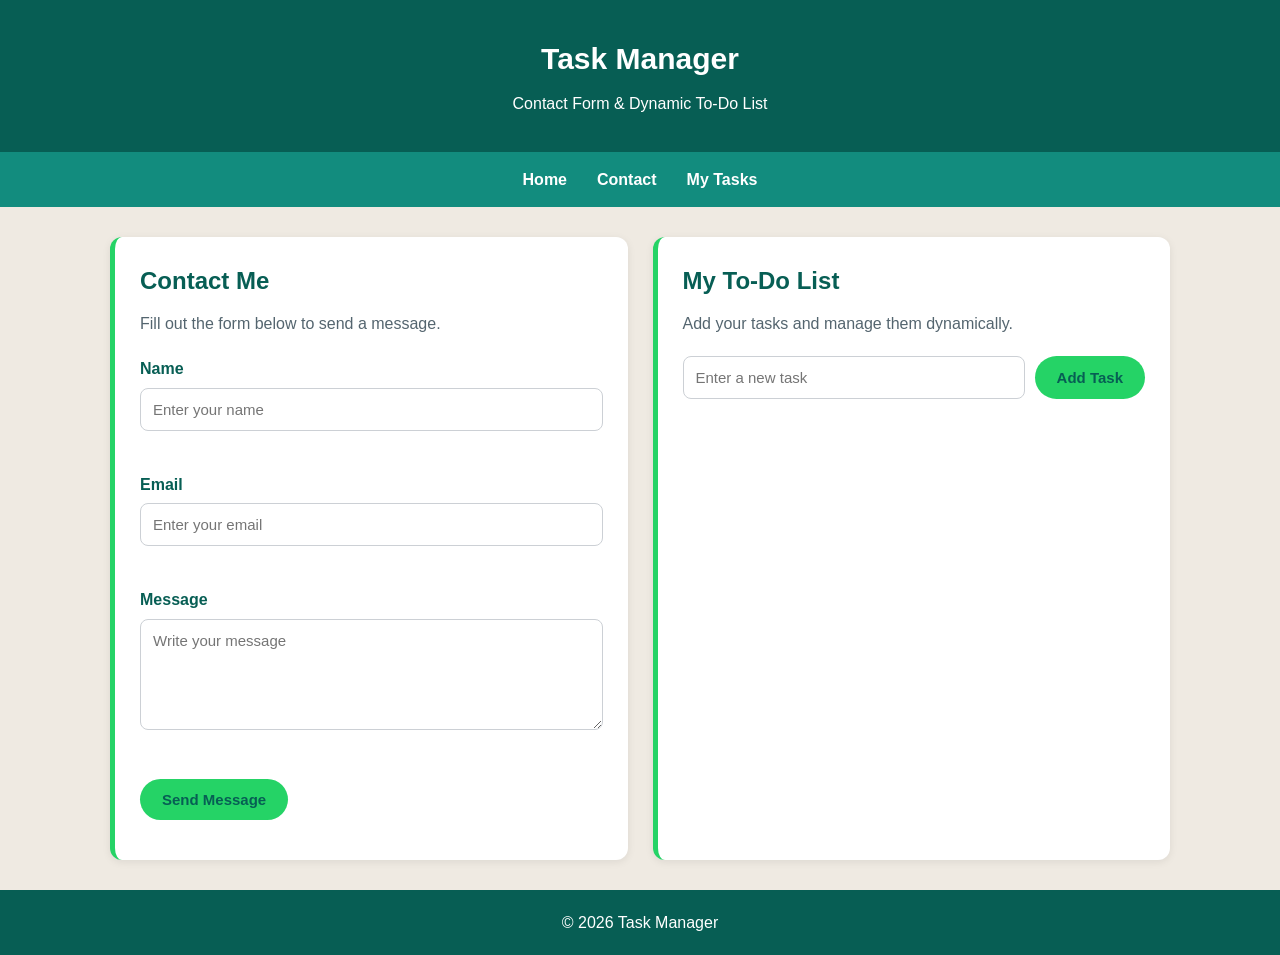
<file: Project2/index.html>
<!DOCTYPE html>
<html lang="en">

<head>
    <meta charset="UTF-8">

    <meta name="viewport"
          content="width=device-width, initial-scale=1.0">

    <title>Task Manager</title>

    <link rel="stylesheet" href="style.css">

    <script src="script.js" defer></script>
</head>

<body>

    <!-- Header -->
    <header>
        <h1>Task Manager</h1>
        <p>Contact Form & Dynamic To-Do List</p>
    </header>


    <!-- Navigation using Flexbox -->
    <nav>
        <a href="#home">Home</a>
        <a href="#contact">Contact</a>
        <a href="#tasks">My Tasks</a>
    </nav>


    <!-- Main Content -->
    <main>

        <!-- Grid Container -->
        <div class="dashboard">


            <!-- Contact Form -->
            <section id="contact" class="card">

                <h2>Contact Me</h2>

                <p>
                    Fill out the form below to send a message.
                </p>

                <form id="contactForm">

                    <!-- Name -->
                    <div class="form-group">

                        <label for="name">
                            Name
                        </label>

                        <input
                            type="text"
                            id="name"
                            name="name"
                            placeholder="Enter your name"
                        >

                        <small id="nameError"></small>

                    </div>


                    <!-- Email -->
                    <div class="form-group">

                        <label for="email">
                            Email
                        </label>

                        <input
                            type="email"
                            id="email"
                            name="email"
                            placeholder="Enter your email"
                        >

                        <small id="emailError"></small>

                    </div>


                    <!-- Message -->
                    <div class="form-group">

                        <label for="message">
                            Message
                        </label>

                        <textarea
                            id="message"
                            name="message"
                            rows="5"
                            placeholder="Write your message"
                        ></textarea>

                        <small id="messageError"></small>

                    </div>


                    <!-- Submit -->
                    <button type="submit">
                        Send Message
                    </button>

                    <p id="successMessage"></p>

                </form>

            </section>



            <!-- To-Do List -->
            <section id="tasks" class="card">

                <h2>My To-Do List</h2>

                <p>
                    Add your tasks and manage them dynamically.
                </p>


                <div class="todo-input">

                    <input
                        type="text"
                        id="taskInput"
                        placeholder="Enter a new task"
                    >

                    <button
                        id="addTaskBtn"
                        type="button"
                    >
                        Add Task
                    </button>

                </div>


                <!-- Tasks will appear here -->
                <ul id="taskList"></ul>

            </section>

        </div>

    </main>


    <!-- Footer -->
    <footer>

        <p>
            © 2026 Task Manager
        </p>

    </footer>

</body>

</html>
</file>
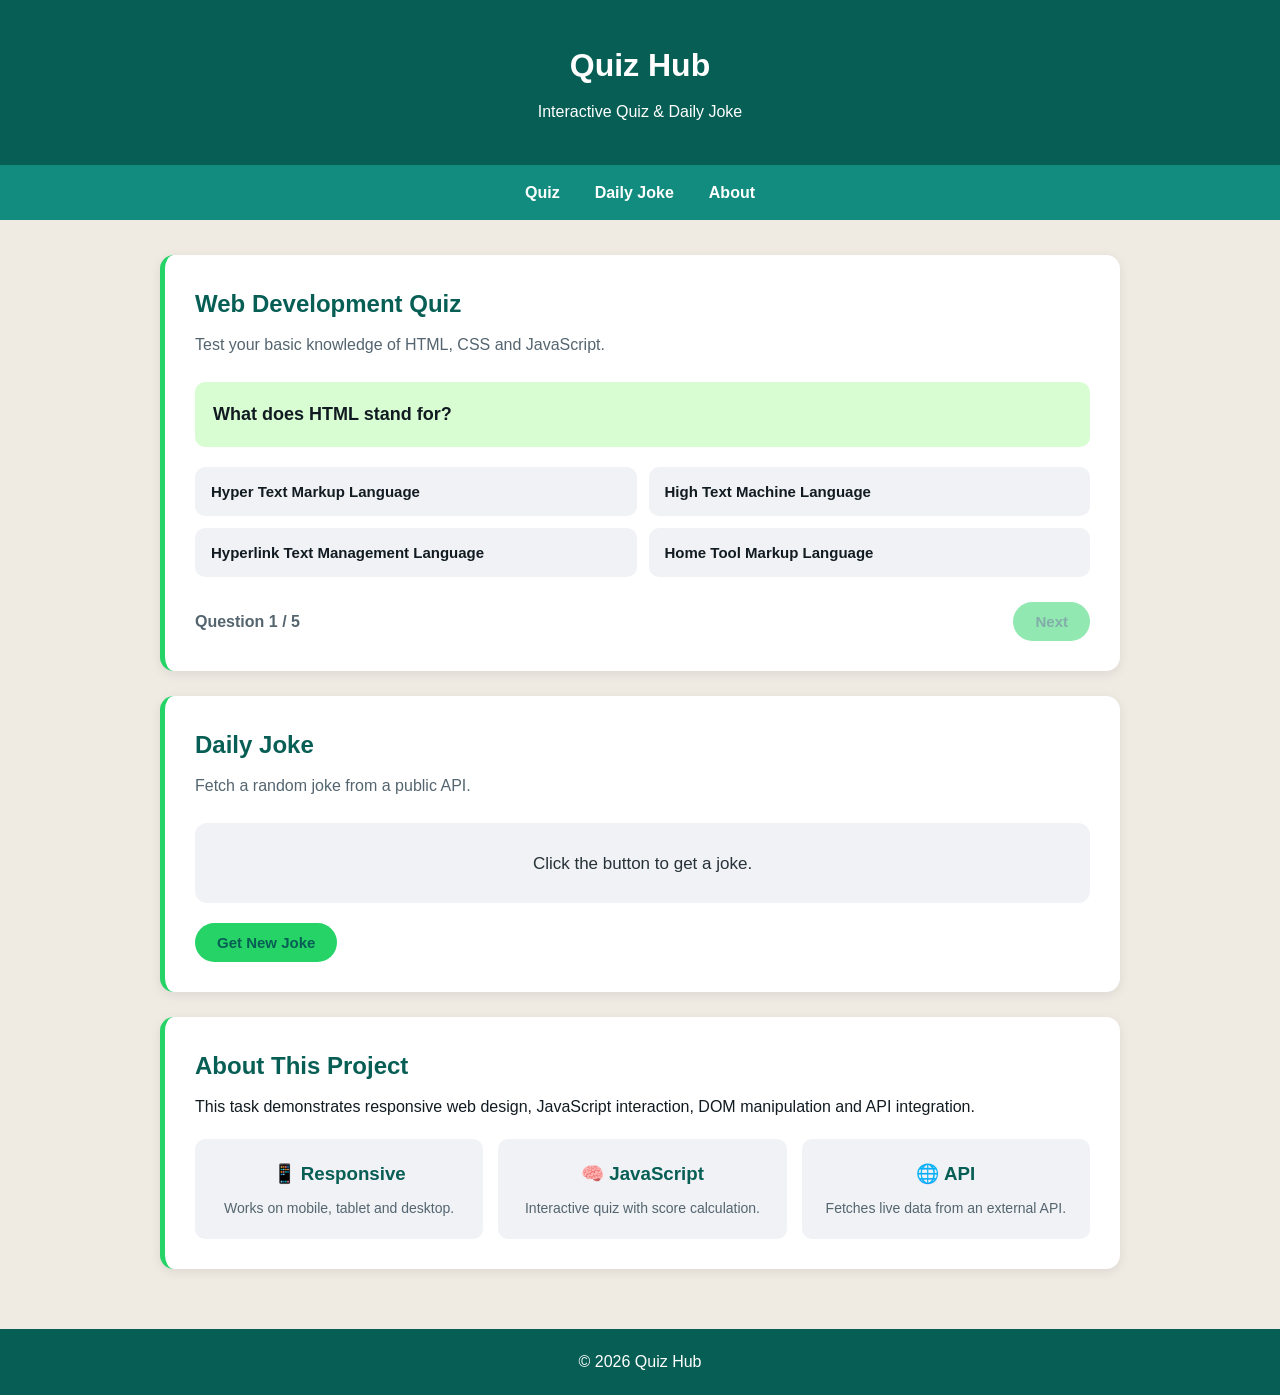
<file: Project3/index.html>
<!DOCTYPE html>
<html lang="en">

<head>

    <meta charset="UTF-8">

    <meta name="viewport"
          content="width=device-width, initial-scale=1.0">

    <title>Quiz Hub</title>

    <link rel="stylesheet" href="style.css">

    <script src="script.js" defer></script>

</head>

<body>

    <!-- ================= HEADER ================= -->

    <header>

        <div class="header-content">

            <h1>Quiz Hub</h1>

            <p>
                Interactive Quiz & Daily Joke
            </p>

        </div>

    </header>


    <!-- ================= NAVIGATION ================= -->

    <nav>

        <a href="#quiz">Quiz</a>

        <a href="#joke">Daily Joke</a>

        <a href="#about">About</a>

    </nav>


    <!-- ================= MAIN ================= -->

    <main>

        <div class="container">


            <!-- ================= QUIZ ================= -->

            <section id="quiz" class="card">

                <h2> Web Development Quiz</h2>

                <p class="description">
                    Test your basic knowledge of HTML,
                    CSS and JavaScript.
                </p>


                <!-- Question -->

                <div id="question-container">

                    <p id="question">
                        Question will appear here
                    </p>


                    <!-- Options -->

                    <div id="options">

                        <button class="option">
                            Option 1
                        </button>

                        <button class="option">
                            Option 2
                        </button>

                        <button class="option">
                            Option 3
                        </button>

                        <button class="option">
                            Option 4
                        </button>

                    </div>


                    <!-- Quiz Controls -->

                    <div class="quiz-controls">

                        <span id="questionNumber">
                            Question 1 / 5
                        </span>

                        <button id="nextBtn">
                            Next
                        </button>

                    </div>

                </div>


                <!-- Result -->

                <div id="result" class="result">

                    <h3>Quiz Completed!</h3>

                    <p id="score"></p>

                    <button id="restartBtn">
                        Restart Quiz
                    </button>

                </div>

            </section>



            <!-- ================= API SECTION ================= -->

            <section id="joke" class="card">

                <h2> Daily Joke</h2>

                <p class="description">
                    Fetch a random joke from a public API.
                </p>


                <div class="joke-box">

                    <p id="jokeText">
                        Click the button to get a joke.
                    </p>

                </div>


                <button id="jokeBtn">
                    Get New Joke
                </button>

            </section>



            <!-- ================= ABOUT ================= -->

            <section id="about" class="card">

                <h2>About This Project</h2>

                <p>
                    This task demonstrates responsive
                    web design, JavaScript interaction,
                    DOM manipulation and API integration.
                </p>

                <div class="features">

                    <div class="feature">
                        <h3>📱 Responsive</h3>
                        <p>
                            Works on mobile, tablet
                            and desktop.
                        </p>
                    </div>

                    <div class="feature">
                        <h3>🧠 JavaScript</h3>
                        <p>
                            Interactive quiz with
                            score calculation.
                        </p>
                    </div>

                    <div class="feature">
                        <h3>🌐 API</h3>
                        <p>
                            Fetches live data from
                            an external API.
                        </p>
                    </div>

                </div>

            </section>

        </div>

    </main>


    <!-- ================= FOOTER ================= -->

    <footer>

        <p>
            © 2026 Quiz Hub
        </p>

    </footer>

</body>

</html>
</file>
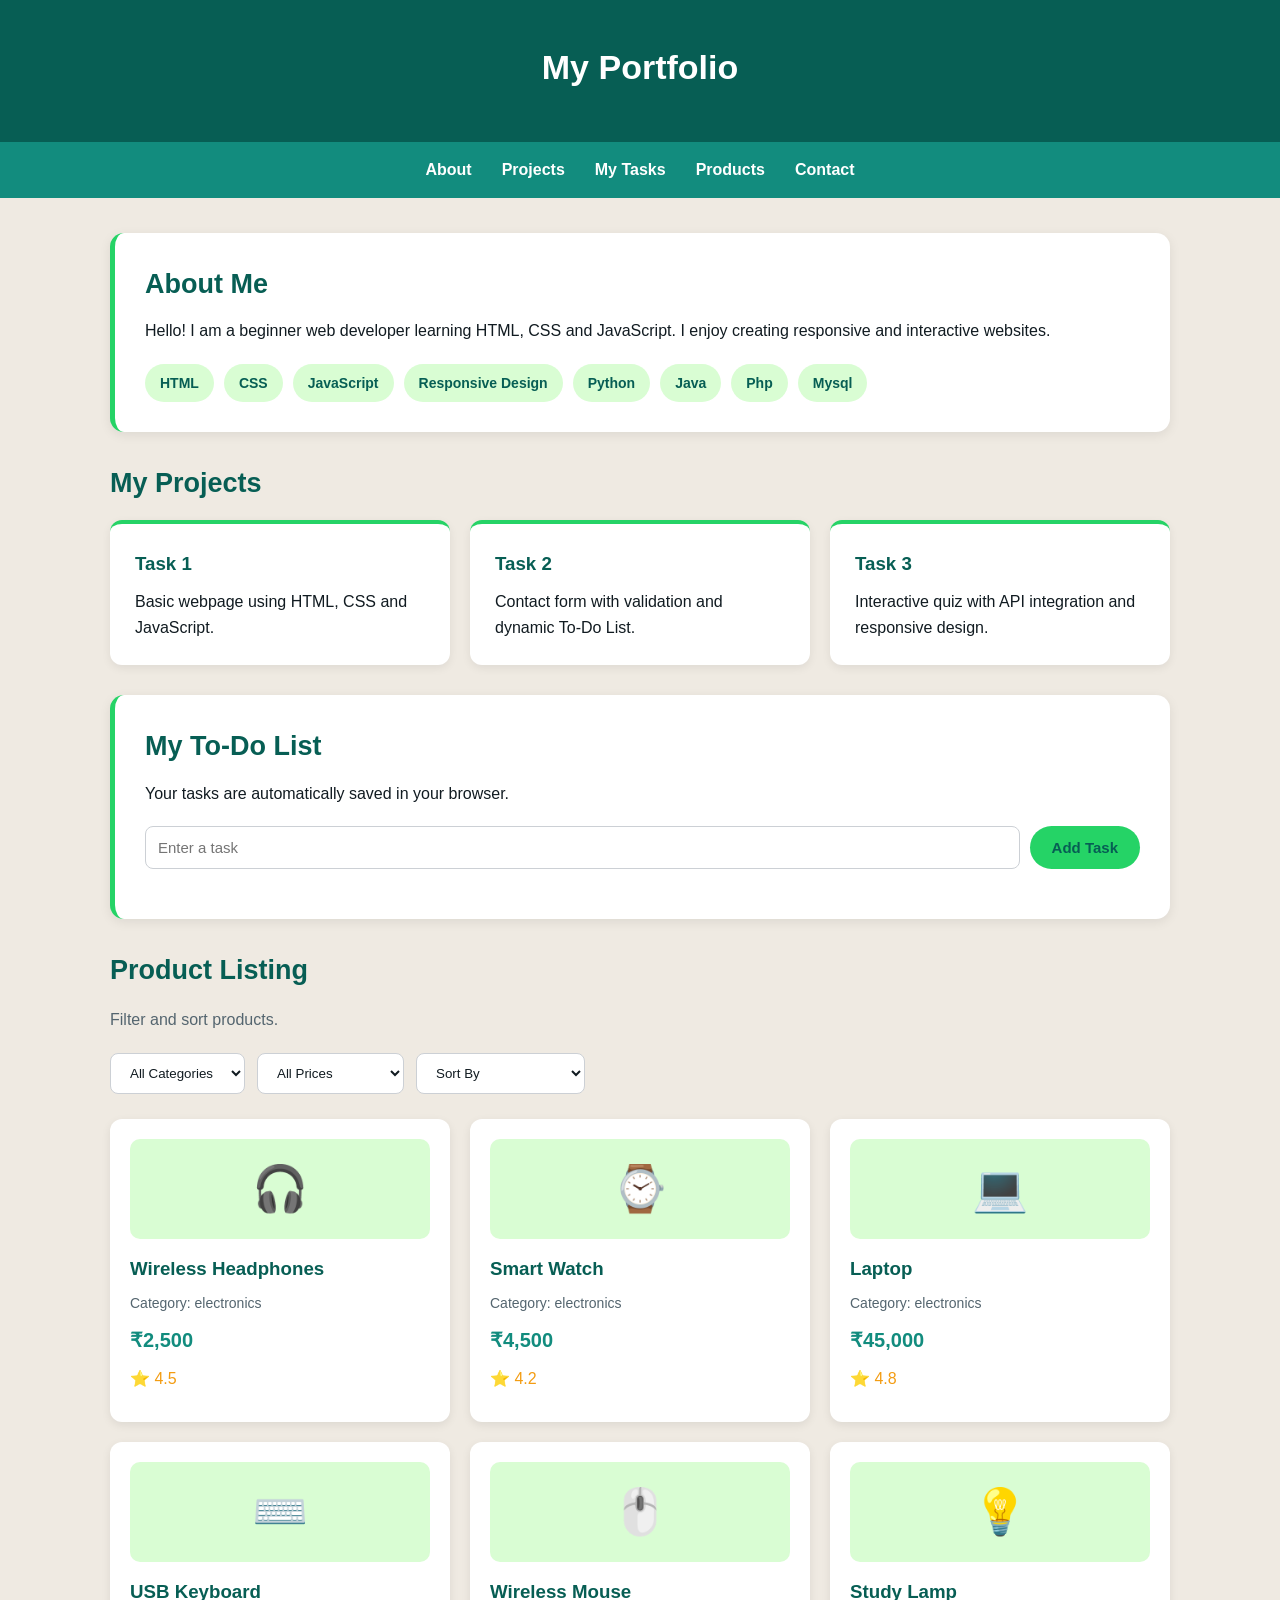
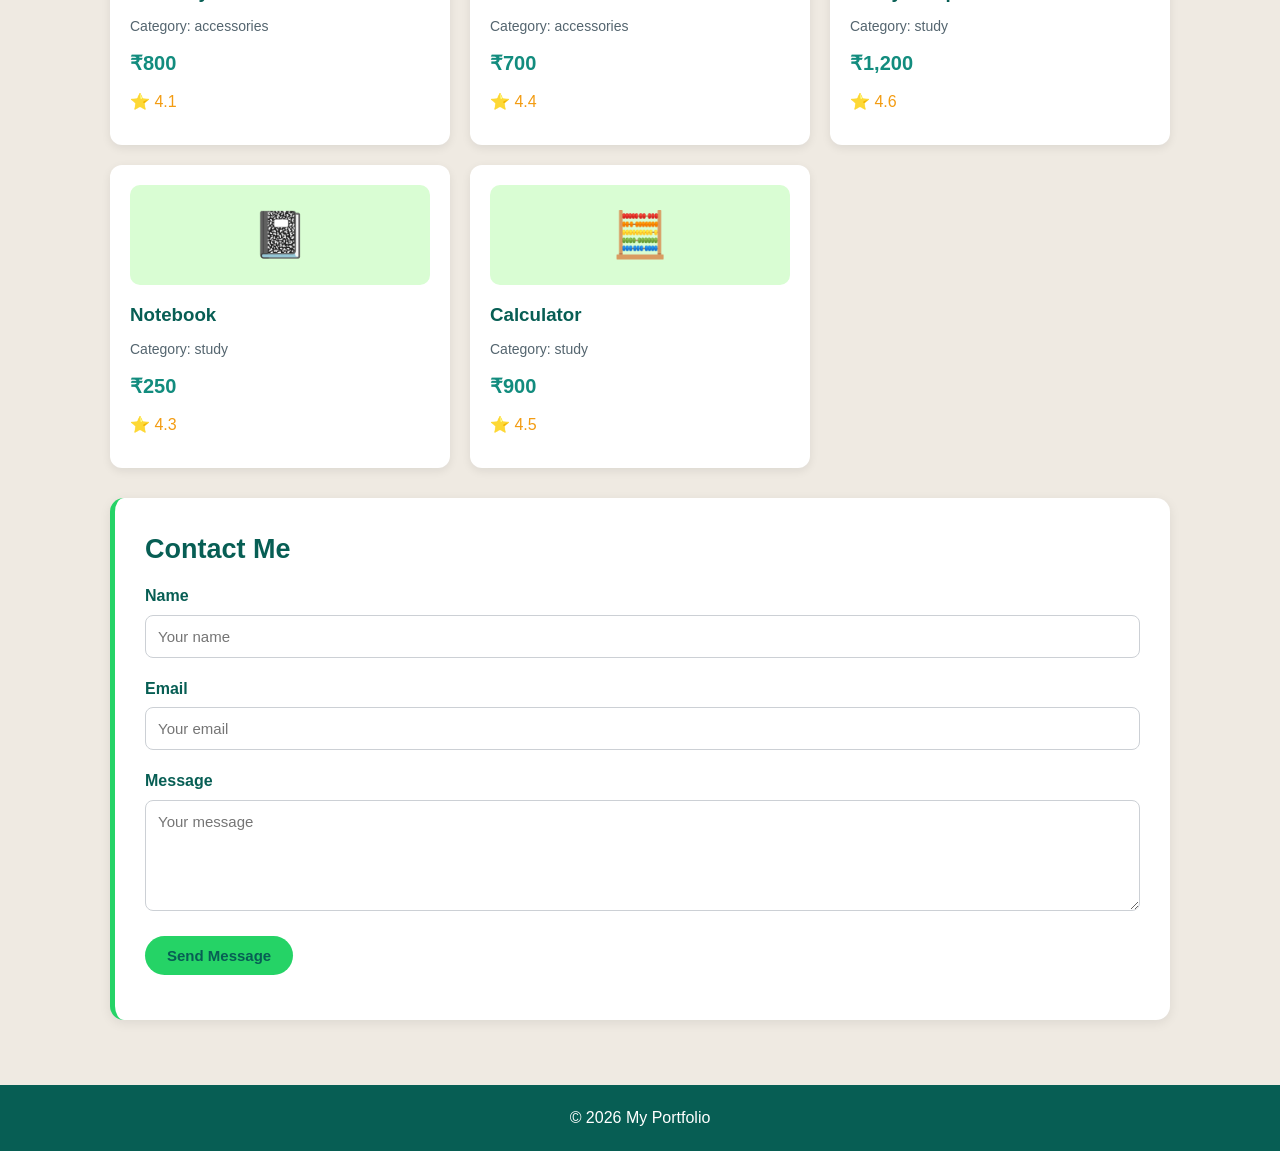
<file: Project4/index.html>
<!DOCTYPE html>
<html lang="en">

<head>

    <meta charset="UTF-8">

    <meta name="viewport"
          content="width=device-width, initial-scale=1.0">

    <title>My Portfolio
    </title>

    <link rel="stylesheet" href="style.css">

    <script src="script.js" defer></script>

</head>

<body>

    <!-- ================= HEADER ================= -->

    <header>

        <div class="header-content">

            <h1>My Portfolio</h1>

        </div>

    </header>


    <!-- ================= NAVIGATION ================= -->

    <nav>

        <a href="#about">About</a>

        <a href="#projects">Projects</a>

        <a href="#todo">My Tasks</a>

        <a href="#products">Products</a>

        <a href="#contact">Contact</a>

    </nav>


    <!-- ================= MAIN ================= -->

    <main>


        <!-- ================= ABOUT ================= -->

        <section id="about" class="section card">

            <h2>About Me</h2>

            <p>
                Hello! I am a beginner web developer
                learning HTML, CSS and JavaScript.
                I enjoy creating responsive and
                interactive websites.
            </p>

            <div class="skills">

                <span>HTML</span>

                <span>CSS</span>

                <span>JavaScript</span>

                <span>Responsive Design</span>
                <span>Python</span>
                <span>Java</span>
                <span>Php</span>
                <span>Mysql</span>

            </div>

        </section>



        <!-- ================= PROJECTS ================= -->

        <section id="projects" class="section">

            <h2>My Projects</h2>

            <div class="projects-grid">


                <div class="project-card">

                    <h3>Task 1</h3>

                    <p>
                        Basic webpage using HTML,
                        CSS and JavaScript.
                    </p>

                </div>


                <div class="project-card">

                    <h3>Task 2</h3>

                    <p>
                        Contact form with validation
                        and dynamic To-Do List.
                    </p>

                </div>


                <div class="project-card">

                    <h3>Task 3</h3>

                    <p>
                        Interactive quiz with API
                        integration and responsive design.
                    </p>

                </div>


            </div>

        </section>



        <!-- ================= TODO ================= -->

        <section id="todo" class="section card">

            <h2>My To-Do List</h2>

            <p>
                Your tasks are automatically saved
                in your browser.
            </p>


            <div class="todo-input">

                <input
                    type="text"
                    id="taskInput"
                    placeholder="Enter a task"
                >

                <button id="addTaskBtn">
                    Add Task
                </button>

            </div>


            <ul id="taskList"></ul>

        </section>



        <!-- ================= PRODUCTS ================= -->

        <section id="products" class="section">

            <h2>Product Listing</h2>

            <p class="section-description">
                Filter and sort products.
            </p>


            <!-- Filters -->

            <div class="filters">

                <select id="categoryFilter">

                    <option value="all">
                        All Categories
                    </option>

                    <option value="electronics">
                        Electronics
                    </option>

                    <option value="accessories">
                        Accessories
                    </option>

                    <option value="study">
                        Study
                    </option>

                </select>


                <select id="priceFilter">

                    <option value="all">
                        All Prices
                    </option>

                    <option value="low">
                        Under ₹1,000
                    </option>

                    <option value="medium">
                        ₹1,000 - ₹5,000
                    </option>

                    <option value="high">
                        Above ₹5,000
                    </option>

                </select>


                <select id="sortFilter">

                    <option value="default">
                        Sort By
                    </option>

                    <option value="priceLow">
                        Price: Low to High
                    </option>

                    <option value="priceHigh">
                        Price: High to Low
                    </option>

                    <option value="rating">
                        Rating: High to Low
                    </option>

                </select>

            </div>


            <!-- Products -->

            <div id="productList"
                 class="products-grid">
            </div>

        </section>



        <!-- ================= CONTACT ================= -->

        <section id="contact"
                 class="section card">

            <h2>Contact Me</h2>

            <form id="contactForm">

                <div class="form-group">

                    <label for="name">
                        Name
                    </label>

                    <input
                        type="text"
                        id="name"
                        placeholder="Your name"
                        required
                    >

                </div>


                <div class="form-group">

                    <label for="email">
                        Email
                    </label>

                    <input
                        type="email"
                        id="email"
                        placeholder="Your email"
                        required
                    >

                </div>


                <div class="form-group">

                    <label for="message">
                        Message
                    </label>

                    <textarea
                        id="message"
                        rows="5"
                        placeholder="Your message"
                        required
                    ></textarea>

                </div>


                <button type="submit">
                    Send Message
                </button>


                <p id="formMessage"></p>

            </form>

        </section>

    </main>


    <!-- ================= FOOTER ================= -->

    <footer>

        <p>
            © 2026 My Portfolio
        </p>

    </footer>

</body>

</html>
</file>
<file: Project2/style.css>
/* =========================
   GENERAL STYLING
========================= */

* {
    margin: 0;
    padding: 0;
    box-sizing: border-box;
}

html {
    scroll-behavior: smooth;
}

body {
    min-height: 100vh;

    display: flex;
    flex-direction: column;

    font-family: Arial, sans-serif;

    background-color: #efeae2;

    color: #111b21;

    line-height: 1.6;
}


/* =========================
   HEADER
========================= */

header {
    background-color: #075e54;

    color: white;

    text-align: center;

    padding: 35px 20px;
}

header h1 {
    margin-bottom: 8px;

    font-size: 30px;
}

header p {
    font-size: 16px;
}


/* =========================
   NAVIGATION - FLEXBOX
========================= */

nav {
    background-color: #128c7e;

    display: flex;

    justify-content: center;

    align-items: center;

    gap: 30px;

    padding: 15px;
}

nav a {
    color: white;

    text-decoration: none;

    font-weight: bold;
}

nav a:hover {
    color: #d9fdd3;
}


/* =========================
   MAIN
========================= */

main {
    flex: 1;

    width: 100%;

    max-width: 1100px;

    margin: 30px auto;

    padding: 0 20px;
}


/* =========================
   CSS GRID
========================= */

.dashboard {
    display: grid;

    grid-template-columns: 1fr 1fr;

    gap: 25px;
}


/* =========================
   CARD
========================= */

.card {
    background-color: white;

    padding: 25px;

    border-radius: 12px;

    border-left: 5px solid #25d366;

    box-shadow:
        0 2px 8px rgba(0, 0, 0, 0.08);
}

.card h2 {
    color: #075e54;

    margin-bottom: 10px;
}

.card > p {
    margin-bottom: 20px;

    color: #54656f;
}


/* =========================
   FORM
========================= */

.form-group {
    margin-bottom: 18px;
}

.form-group label {
    display: block;

    margin-bottom: 6px;

    font-weight: bold;

    color: #075e54;
}

.form-group input,
.form-group textarea {
    width: 100%;

    padding: 12px;

    border: 1px solid #ccd0d5;

    border-radius: 8px;

    font-size: 15px;

    font-family: Arial, sans-serif;

    outline: none;
}

.form-group input:focus,
.form-group textarea:focus {
    border-color: #25d366;

    box-shadow:
        0 0 0 2px rgba(37, 211, 102, 0.15);
}

.form-group textarea {
    resize: vertical;
}


/* Error Message */

.form-group small {
    display: block;

    color: #d32f2f;

    margin-top: 5px;

    min-height: 18px;
}


/* =========================
   BUTTON
========================= */

button {
    background-color: #25d366;

    color: #075e54;

    border: none;

    padding: 12px 22px;

    border-radius: 25px;

    cursor: pointer;

    font-size: 15px;

    font-weight: bold;

    transition: 0.2s;
}

button:hover {
    background-color: #1ebe5d;

    transform: translateY(-1px);
}


/* =========================
   SUCCESS MESSAGE
========================= */

#successMessage {
    color: #128c7e;

    font-weight: bold;

    margin-top: 15px;
}


/* =========================
   TO-DO INPUT
========================= */

.todo-input {
    display: flex;

    gap: 10px;

    margin-bottom: 20px;
}

.todo-input input {
    flex: 1;

    padding: 12px;

    border: 1px solid #ccd0d5;

    border-radius: 8px;

    font-size: 15px;

    outline: none;
}

.todo-input input:focus {
    border-color: #25d366;
}


/* =========================
   TASK LIST
========================= */

#taskList {
    list-style: none;
}

#taskList li {
    background-color: #d9fdd3;

    margin-bottom: 10px;

    padding: 12px;

    border-radius: 8px;

    display: flex;

    justify-content: space-between;

    align-items: center;

    gap: 10px;
}

#taskList li span {
    word-break: break-word;
}


/* Delete Button */

.delete-btn {
    background-color: #dc3545;

    color: white;

    padding: 7px 12px;

    border-radius: 6px;

    font-size: 13px;

    flex-shrink: 0;
}

.delete-btn:hover {
    background-color: #b02a37;
}


/* =========================
   FOOTER
========================= */

footer {
    background-color: #075e54;

    color: white;

    text-align: center;

    padding: 20px;

    width: 100%;

    margin-top: auto;

    flex-shrink: 0;
}


/* =========================
   RESPONSIVE DESIGN
========================= */

/* Tablet */

@media (max-width: 800px) {

    .dashboard {
        grid-template-columns: 1fr;
    }

}


/* Mobile */

@media (max-width: 600px) {

    header h1 {
        font-size: 24px;
    }

    nav {
        gap: 15px;

        flex-wrap: wrap;
    }

    main {
        margin: 20px auto;

        padding: 0 12px;
    }

    .card {
        padding: 18px;
    }

    .todo-input {
        flex-direction: column;
    }

    .todo-input button {
        width: 100%;
    }

}
</file>
<file: Project3/style.css>
/* =====================================
   GENERAL
===================================== */

* {
    margin: 0;
    padding: 0;
    box-sizing: border-box;
}

html {
    scroll-behavior: smooth;
}

body {

    min-height: 100vh;

    display: flex;

    flex-direction: column;

    font-family: Arial, sans-serif;

    background-color: #efeae2;

    color: #111b21;

    line-height: 1.6;
}


/* =====================================
   HEADER
===================================== */

header {

    background-color: #075e54;

    color: white;

    text-align: center;

    padding: 40px 20px;
}

header h1 {

    font-size: 32px;

    margin-bottom: 8px;
}

header p {

    font-size: 16px;
}


/* =====================================
   NAVIGATION
===================================== */

nav {

    background-color: #128c7e;

    display: flex;

    justify-content: center;

    align-items: center;

    gap: 35px;

    padding: 15px;

    position: sticky;

    top: 0;

    z-index: 10;
}

nav a {

    color: white;

    text-decoration: none;

    font-weight: bold;

    transition: 0.2s;
}

nav a:hover {

    color: #d9fdd3;

    transform: translateY(-1px);
}


/* =====================================
   MAIN
===================================== */

main {

    flex: 1;

    width: 100%;

    max-width: 1000px;

    margin: 35px auto;

    padding: 0 20px;
}


/* =====================================
   CARD
===================================== */

.card {

    background-color: white;

    padding: 30px;

    margin-bottom: 25px;

    border-radius: 14px;

    border-left: 5px solid #25d366;

    box-shadow:
        0 3px 12px rgba(0, 0, 0, 0.08);
}

.card h2 {

    color: #075e54;

    margin-bottom: 8px;
}

.description {

    color: #54656f;

    margin-bottom: 25px;
}


/* =====================================
   QUIZ
===================================== */

#question-container {

    margin-top: 20px;
}

#question {

    background-color: #d9fdd3;

    padding: 18px;

    border-radius: 10px;

    font-size: 18px;

    font-weight: bold;

    margin-bottom: 20px;
}


/* =====================================
   OPTIONS
===================================== */

#options {

    display: grid;

    grid-template-columns: 1fr 1fr;

    gap: 12px;
}

.option {

    background-color: #f0f2f5;

    color: #111b21;

    border: 2px solid transparent;

    border-radius: 10px;

    padding: 14px;

    text-align: left;

    cursor: pointer;

    font-size: 15px;

    transition: 0.2s;
}

.option:hover {

    background-color: #d9fdd3;

    border-color: #25d366;
}


/* Correct answer */

.option.correct {

    background-color: #25d366;

    color: #075e54;

    border-color: #075e54;
}


/* Wrong answer */

.option.wrong {

    background-color: #ffcdd2;

    color: #b71c1c;

    border-color: #d32f2f;
}


/* =====================================
   QUIZ CONTROLS
===================================== */

.quiz-controls {

    display: flex;

    justify-content: space-between;

    align-items: center;

    margin-top: 25px;
}

#questionNumber {

    color: #54656f;

    font-weight: bold;
}


/* =====================================
   BUTTONS
===================================== */

button {

    background-color: #25d366;

    color: #075e54;

    border: none;

    padding: 11px 22px;

    border-radius: 25px;

    cursor: pointer;

    font-size: 15px;

    font-weight: bold;

    transition: 0.2s;
}

button:hover {

    background-color: #1ebe5d;

    transform: translateY(-1px);
}

button:disabled {

    opacity: 0.5;

    cursor: not-allowed;

    transform: none;
}


/* =====================================
   RESULT
===================================== */

.result {

    display: none;

    text-align: center;

    margin-top: 25px;

    padding: 25px;

    background-color: #d9fdd3;

    border-radius: 12px;
}

.result h3 {

    color: #075e54;

    margin-bottom: 10px;
}


/* =====================================
   API / JOKE
===================================== */

.joke-box {

    background-color: #f0f2f5;

    border-radius: 12px;

    padding: 25px;

    margin-bottom: 20px;

    min-height: 80px;

    display: flex;

    align-items: center;

    justify-content: center;

    text-align: center;
}

#jokeText {

    font-size: 17px;

    color: #263238;
}


/* =====================================
   FEATURES
===================================== */

.features {

    display: grid;

    grid-template-columns:
        repeat(3, 1fr);

    gap: 15px;

    margin-top: 20px;
}

.feature {

    background-color: #f0f2f5;

    padding: 20px;

    border-radius: 10px;

    text-align: center;
}

.feature h3 {

    color: #075e54;

    margin-bottom: 8px;
}

.feature p {

    color: #54656f;

    font-size: 14px;
}


/* =====================================
   FOOTER
===================================== */

footer {

    background-color: #075e54;

    color: white;

    text-align: center;

    padding: 20px;

    width: 100%;

    margin-top: auto;

    flex-shrink: 0;
}


/* =====================================
   TABLET
===================================== */

@media (max-width: 800px) {

    header h1 {

        font-size: 28px;
    }

    main {

        margin: 25px auto;
    }

    .features {

        grid-template-columns: 1fr 1fr;
    }

}


/* =====================================
   MOBILE
===================================== */

@media (max-width: 600px) {

    header {

        padding: 30px 15px;
    }

    header h1 {

        font-size: 24px;
    }

    nav {

        gap: 15px;

        flex-wrap: wrap;
    }

    nav a {

        font-size: 14px;
    }

    main {

        margin: 20px auto;

        padding: 0 12px;
    }

    .card {

        padding: 20px;
    }

    #options {

        grid-template-columns: 1fr;
    }

    .features {

        grid-template-columns: 1fr;
    }

    .quiz-controls {

        flex-direction: column;

        gap: 15px;
    }

}


/* =====================================
   VERY SMALL SCREEN
===================================== */

@media (max-width: 400px) {

    header h1 {

        font-size: 21px;
    }

    .card {

        padding: 15px;
    }

    #question {

        font-size: 16px;
    }

    button {

        width: 100%;
    }

}
</file>
<file: Project4/style.css>
/* =====================================
   GENERAL
===================================== */

* {
    margin: 0;
    padding: 0;
    box-sizing: border-box;
}

html {
    scroll-behavior: smooth;
}

body {

    min-height: 100vh;

    display: flex;

    flex-direction: column;

    font-family: Arial, sans-serif;

    background-color: #efeae2;

    color: #111b21;

    line-height: 1.6;
}


/* =====================================
   HEADER
===================================== */

header {

    background-color: #075e54;

    color: white;

    text-align: center;

    padding: 40px 20px;
}

header h1 {

    font-size: 34px;

    margin-bottom: 8px;
}

header p {

    font-size: 16px;
}


/* =====================================
   NAVIGATION
===================================== */

nav {

    background-color: #128c7e;

    display: flex;

    justify-content: center;

    align-items: center;

    gap: 30px;

    padding: 15px;

    position: sticky;

    top: 0;

    z-index: 100;
}

nav a {

    color: white;

    text-decoration: none;

    font-weight: bold;

    transition: 0.2s;
}

nav a:hover {

    color: #d9fdd3;
}


/* =====================================
   MAIN
===================================== */

main {

    flex: 1;

    width: 100%;

    max-width: 1100px;

    margin: 35px auto;

    padding: 0 20px;
}


/* =====================================
   SECTION
===================================== */

.section {

    margin-bottom: 30px;
}

.section > h2 {

    color: #075e54;

    margin-bottom: 15px;

    font-size: 27px;
}

.section-description {

    color: #54656f;

    margin-bottom: 20px;
}


/* =====================================
   CARD
===================================== */

.card {

    background-color: white;

    padding: 30px;

    border-radius: 14px;

    border-left: 5px solid #25d366;

    box-shadow:
        0 3px 12px rgba(0, 0, 0, 0.08);
}

.card h2 {

    color: #075e54;

    margin-bottom: 12px;
}


/* =====================================
   SKILLS
===================================== */

.skills {

    display: flex;

    flex-wrap: wrap;

    gap: 10px;

    margin-top: 20px;
}

.skills span {

    background-color: #d9fdd3;

    color: #075e54;

    padding: 8px 15px;

    border-radius: 20px;

    font-weight: bold;

    font-size: 14px;
}


/* =====================================
   PROJECTS
===================================== */

.projects-grid {

    display: grid;

    grid-template-columns:
        repeat(3, 1fr);

    gap: 20px;
}

.project-card {

    background-color: white;

    padding: 25px;

    border-radius: 12px;

    border-top: 4px solid #25d366;

    box-shadow:
        0 3px 10px rgba(0, 0, 0, 0.07);

    transition: 0.2s;
}

.project-card:hover {

    transform: translateY(-5px);

    box-shadow:
        0 6px 16px rgba(0, 0, 0, 0.12);
}

.project-card h3 {

    color: #075e54;

    margin-bottom: 10px;
}


/* =====================================
   TODO LIST
===================================== */

.todo-input {

    display: flex;

    gap: 10px;

    margin: 20px 0;
}

.todo-input input {

    flex: 1;

    padding: 12px;

    border: 1px solid #ccd0d5;

    border-radius: 8px;

    font-size: 15px;

    outline: none;
}

.todo-input input:focus {

    border-color: #25d366;
}


#taskList {

    list-style: none;
}

#taskList li {

    display: flex;

    justify-content: space-between;

    align-items: center;

    gap: 10px;

    background-color: #d9fdd3;

    padding: 12px;

    margin-bottom: 10px;

    border-radius: 8px;
}

.delete-btn {

    background-color: #dc3545;

    color: white;

    padding: 7px 12px;

    border-radius: 6px;

    font-size: 13px;
}

.delete-btn:hover {

    background-color: #b02a37;
}


/* =====================================
   FILTERS
===================================== */

.filters {

    display: flex;

    flex-wrap: wrap;

    gap: 12px;

    margin-bottom: 25px;
}

.filters select {

    padding: 11px 15px;

    border: 1px solid #ccd0d5;

    border-radius: 8px;

    background-color: white;

    color: #111b21;

    cursor: pointer;

    outline: none;
}

.filters select:focus {

    border-color: #25d366;
}


/* =====================================
   PRODUCTS
===================================== */

.products-grid {

    display: grid;

    grid-template-columns:
        repeat(3, 1fr);

    gap: 20px;
}

.product-card {

    background-color: white;

    padding: 20px;

    border-radius: 12px;

    box-shadow:
        0 3px 10px rgba(0, 0, 0, 0.08);

    transition: 0.2s;
}

.product-card:hover {

    transform: translateY(-4px);
}

.product-icon {

    background-color: #d9fdd3;

    height: 100px;

    display: flex;

    justify-content: center;

    align-items: center;

    font-size: 45px;

    border-radius: 10px;

    margin-bottom: 15px;
}

.product-card h3 {

    color: #075e54;

    margin-bottom: 8px;
}

.product-price {

    color: #128c7e;

    font-size: 20px;

    font-weight: bold;

    margin: 10px 0;
}

.product-rating {

    color: #f39c12;

    margin-bottom: 10px;
}

.product-category {

    color: #54656f;

    font-size: 14px;
}


/* =====================================
   FORM
===================================== */

.form-group {

    margin-bottom: 18px;
}

.form-group label {

    display: block;

    color: #075e54;

    font-weight: bold;

    margin-bottom: 6px;
}

.form-group input,
.form-group textarea {

    width: 100%;

    padding: 12px;

    border: 1px solid #ccd0d5;

    border-radius: 8px;

    font-size: 15px;

    font-family: Arial, sans-serif;

    outline: none;
}

.form-group input:focus,
.form-group textarea:focus {

    border-color: #25d366;

    box-shadow:
        0 0 0 2px rgba(37, 211, 102, 0.15);
}

.form-group textarea {

    resize: vertical;
}


/* =====================================
   BUTTON
===================================== */

button {

    background-color: #25d366;

    color: #075e54;

    border: none;

    padding: 11px 22px;

    border-radius: 25px;

    cursor: pointer;

    font-size: 15px;

    font-weight: bold;

    transition: 0.2s;
}

button:hover {

    background-color: #1ebe5d;

    transform: translateY(-1px);
}

button:disabled {

    opacity: 0.5;

    cursor: not-allowed;
}


/* =====================================
   FORM MESSAGE
===================================== */

#formMessage {

    color: #128c7e;

    font-weight: bold;

    margin-top: 15px;
}


/* =====================================
   FOOTER
===================================== */

footer {

    background-color: #075e54;

    color: white;

    text-align: center;

    padding: 20px;

    width: 100%;

    margin-top: auto;

    flex-shrink: 0;
}


/* =====================================
   TABLET
===================================== */

@media (max-width: 900px) {

    .projects-grid,
    .products-grid {

        grid-template-columns:
            repeat(2, 1fr);
    }

}


/* =====================================
   MOBILE
===================================== */

@media (max-width: 600px) {

    header h1 {

        font-size: 26px;
    }

    nav {

        gap: 15px;

        flex-wrap: wrap;
    }

    nav a {

        font-size: 14px;
    }

    main {

        margin: 20px auto;

        padding: 0 12px;
    }

    .card {

        padding: 20px;
    }

    .projects-grid,
    .products-grid {

        grid-template-columns: 1fr;
    }

    .todo-input {

        flex-direction: column;
    }

    .todo-input button {

        width: 100%;
    }

    .filters {

        flex-direction: column;
    }

    .filters select {

        width: 100%;
    }

}


/* =====================================
   SMALL MOBILE
===================================== */

@media (max-width: 400px) {

    header h1 {

        font-size: 22px;
    }

    .section > h2 {

        font-size: 23px;
    }

    button {

        width: 100%;
    }

}
</file>
